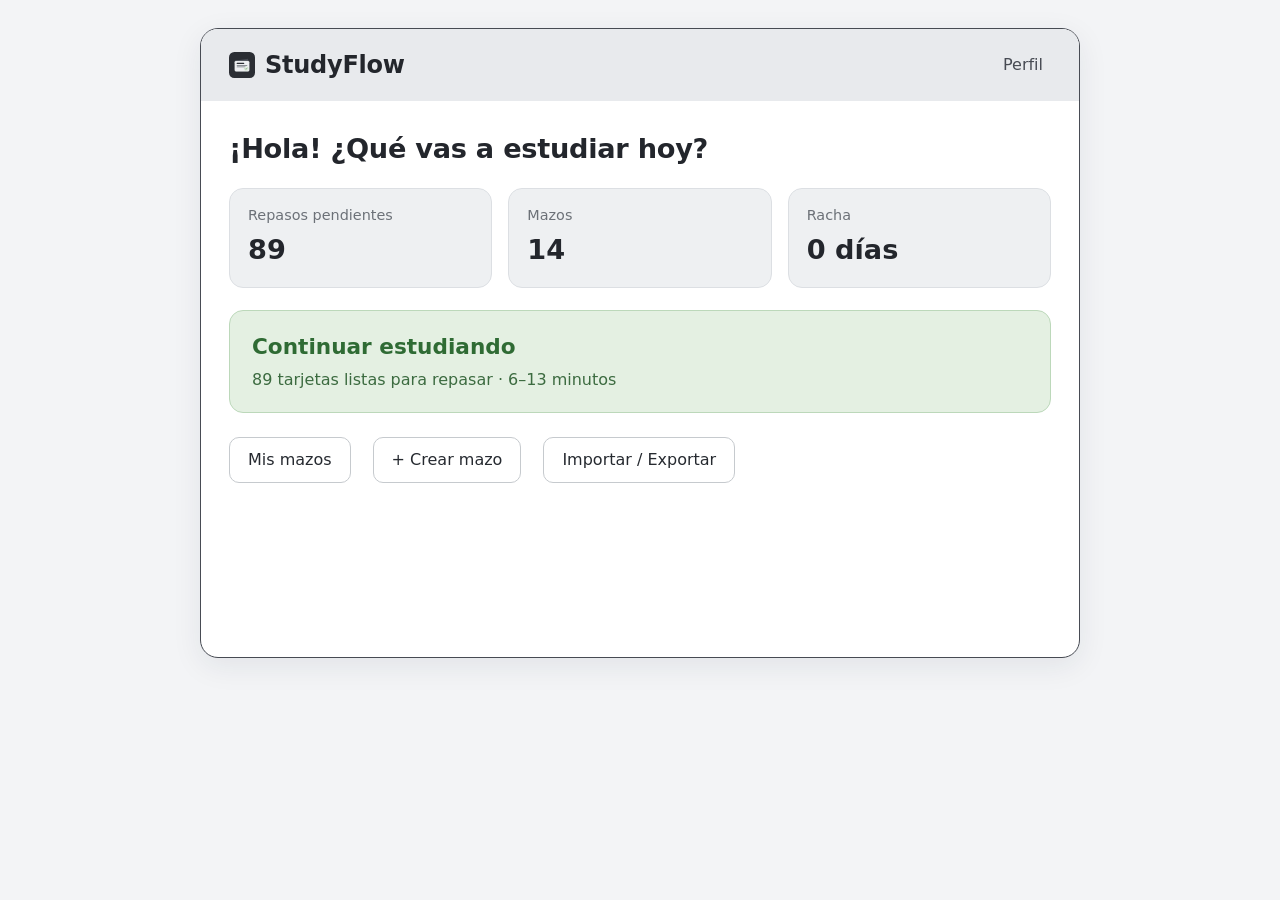
<file: index.html>
<!DOCTYPE html>
<html lang="es">
<head>
  <meta charset="UTF-8" />
  <meta name="viewport" content="width=device-width, initial-scale=1.0, viewport-fit=cover" />
  <meta name="theme-color" content="#e8eaed" />
  <meta name="description" content="StudyFlow: tarjetas de estudio y repaso espaciado para secundaria. Funciona sin conexión." />
  <title>StudyFlow</title>
  <link rel="manifest" href="manifest.webmanifest" />
  <link rel="icon" href="icons/icon.svg" type="image/svg+xml" />
  <link rel="apple-touch-icon" href="icons/icon-192.png" />
  <link rel="stylesheet" href="css/styles.css" />
</head>
<body>
  <div id="app" class="app-shell" aria-live="polite">
    <div class="loading">Cargando StudyFlow…</div>
  </div>
  <div id="toast-root" class="toast-root" aria-live="assertive" aria-atomic="true"></div>
  <dialog id="modal-root" class="modal"></dialog>

  <script type="module" src="js/main.js"></script>
  <noscript>
    <p style="padding:2rem;font-family:system-ui">StudyFlow necesita JavaScript activado para funcionar.</p>
  </noscript>
</body>
</html>
</file>
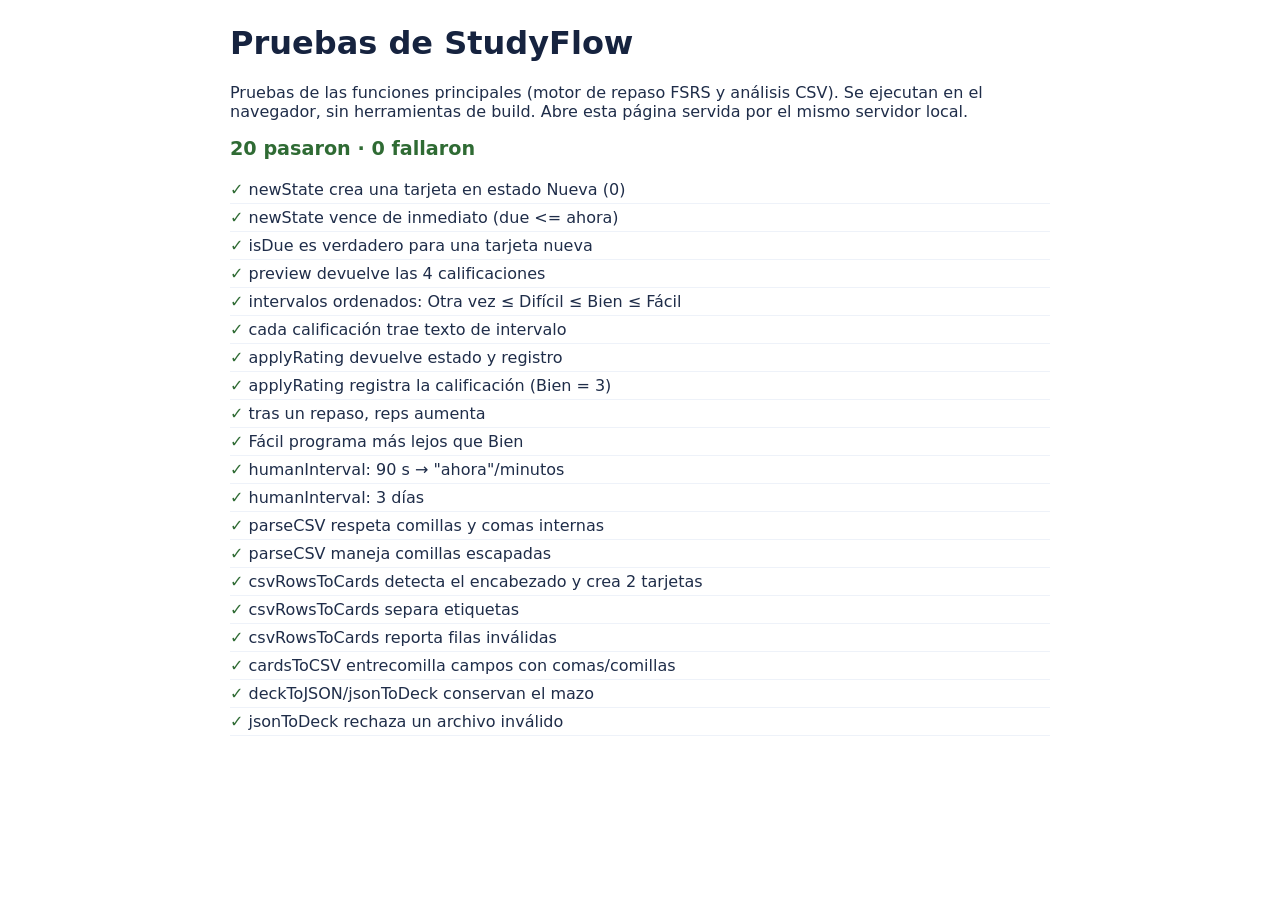
<file: tests.html>
<!DOCTYPE html>
<html lang="es">
<head>
  <meta charset="UTF-8" />
  <meta name="viewport" content="width=device-width, initial-scale=1.0" />
  <title>Pruebas · StudyFlow</title>
  <style>
    body { font-family: system-ui, "Segoe UI", sans-serif; max-width: 820px; margin: 24px auto; padding: 0 16px; color: #1f2d49; }
    h1 { color: #16233f; }
    .pass { color: #2f6b34; } .fail { color: #a32424; font-weight: 700; }
    .case { padding: 4px 0; border-bottom: 1px solid #eef2f9; }
    #summary { font-size: 1.2rem; font-weight: 700; margin: 16px 0; }
    code { background:#eef2f9; padding:1px 5px; border-radius:4px; }
  </style>
</head>
<body>
  <h1>Pruebas de StudyFlow</h1>
  <p>Pruebas de las funciones principales (motor de repaso FSRS y análisis CSV).
     Se ejecutan en el navegador, sin herramientas de build. Abre esta página servida por el mismo servidor local.</p>
  <div id="summary">Ejecutando…</div>
  <div id="results"></div>

  <script type="module">
    import * as sched from './js/domain/scheduler.js';
    import { parseCSV, csvRowsToCards, cardsToCSV, jsonToDeck, deckToJSON } from './js/domain/csv.js';

    const results = document.getElementById('results');
    let passed = 0, failed = 0;

    function check(name, cond) {
      const ok = !!cond;
      ok ? passed++ : failed++;
      const div = document.createElement('div');
      div.className = 'case';
      div.innerHTML = `<span class="${ok ? 'pass' : 'fail'}">${ok ? '✓' : '✗'}</span> ${name}`;
      results.appendChild(div);
      if (!ok) console.error('FALLO:', name);
    }

    // ---- Scheduler / FSRS ----
    const now = new Date();
    const s0 = sched.newState(now);
    check('newState crea una tarjeta en estado Nueva (0)', s0.state === 0);
    check('newState vence de inmediato (due <= ahora)', new Date(s0.due).getTime() <= now.getTime() + 1000);
    check('isDue es verdadero para una tarjeta nueva', sched.isDue(s0, now) === true);

    const prev = sched.preview(s0, now);
    const keys = [sched.RATING.AGAIN, sched.RATING.HARD, sched.RATING.GOOD, sched.RATING.EASY];
    check('preview devuelve las 4 calificaciones', keys.every(k => prev[k] && prev[k].due));
    const d = keys.map(k => new Date(prev[k].due).getTime());
    check('intervalos ordenados: Otra vez ≤ Difícil ≤ Bien ≤ Fácil', d[0] <= d[1] && d[1] <= d[2] && d[2] <= d[3]);
    check('cada calificación trae texto de intervalo', keys.every(k => typeof prev[k].intervalText === 'string' && prev[k].intervalText.length));

    const r = sched.applyRating(s0, sched.RATING.GOOD, now);
    check('applyRating devuelve estado y registro', r.state && r.log);
    check('applyRating registra la calificación (Bien = 3)', r.log.rating === sched.RATING.GOOD);
    check('tras un repaso, reps aumenta', r.state.reps >= 1);
    const rEasy = sched.applyRating(s0, sched.RATING.EASY, now);
    check('Fácil programa más lejos que Bien', new Date(rEasy.state.due).getTime() >= new Date(r.state.due).getTime());

    check('humanInterval: 90 s → "ahora"/minutos', /ahora|min/.test(sched.humanInterval(now, new Date(now.getTime() + 90000))));
    check('humanInterval: 3 días', sched.humanInterval(now, new Date(now.getTime() + 3 * 86400000)) === '3 días');

    // ---- CSV ----
    const csv = 'pregunta,respuesta,etiquetas\n"¿2+2?","4","mates; básico"\nHola,"Dice ""hola"""\n';
    const rows = parseCSV(csv);
    check('parseCSV respeta comillas y comas internas', rows.length === 3 && rows[1][2] === 'mates; básico');
    check('parseCSV maneja comillas escapadas', rows[2][1] === 'Dice "hola"');

    const { cards, errors } = csvRowsToCards(rows);
    check('csvRowsToCards detecta el encabezado y crea 2 tarjetas', cards.length === 2);
    check('csvRowsToCards separa etiquetas', cards[0].tags.length === 2 && cards[0].tags[0] === 'mates');

    const bad = csvRowsToCards(parseCSV('pregunta,respuesta\nSoloPregunta,\n'));
    check('csvRowsToCards reporta filas inválidas', bad.errors.length >= 1 && bad.cards.length === 0);

    const out = cardsToCSV([{ front: 'a,b', back: 'c"d', tags: ['x', 'y'] }]);
    check('cardsToCSV entrecomilla campos con comas/comillas', out.includes('"a,b"') && out.includes('"c""d"'));

    // ---- JSON de mazo ----
    const j = deckToJSON({ name: 'M', subject: 'Mate', grade: 1, description: '', shareCode: 'ABC123' },
                         [{ front: 'p', back: 'r', tags: [] }]);
    const back = jsonToDeck(j);
    check('deckToJSON/jsonToDeck conservan el mazo', back.deck.name === 'M' && back.cards.length === 1);
    let threw = false;
    try { jsonToDeck({ foo: 1 }); } catch { threw = true; }
    check('jsonToDeck rechaza un archivo inválido', threw);

    // ---- Resumen ----
    const summary = document.getElementById('summary');
    summary.textContent = `${passed} pasaron · ${failed} fallaron`;
    summary.className = failed ? 'fail' : 'pass';
    console.log(`Pruebas StudyFlow: ${passed} pasaron, ${failed} fallaron`);
  </script>
</body>
</html>
</file>
<file: css/styles.css>
/* ============================================================
   StudyFlow — hoja de estilos
   Diseño basado en los wireframes: encabezado azul claro,
   títulos azul marino, acento verde, tarjetas redondeadas.
   Sin dependencias externas. Accesible y adaptable a móvil.
   ============================================================ */

:root {
  --navy:        #23262c;
  --navy-soft:   #474b53;
  --ink:         #262a30;
  --muted:       #6c7178;
  --muted-2:     #8a9099;

  --bg:          #f3f4f6;
  --surface:     #ffffff;
  --header-bg:   #e8eaed;
  --panel-bg:    #eef0f2;
  --panel-br:    #dcdfe3;
  --field-br:    #c6cace;

  --accent:      #2f6b34;   /* verde texto */
  --accent-bg:   #e4f0e2;   /* verde fondo */
  --accent-br:   #bcd8ba;   /* verde borde */

  --danger:      #a32424;
  --danger-bg:   #fbe9e9;
  --danger-br:   #e7bcbc;

  --again:       #b14a3b;
  --hard:        #9a6a1f;
  --good:        #2f6b34;
  --easy:        #41464e;

  --radius:      14px;
  --radius-lg:   18px;
  --shadow:      0 8px 30px rgba(22, 35, 63, 0.08);
  --shadow-sm:   0 2px 8px rgba(22, 35, 63, 0.06);

  --maxw:        880px;
  --font: "Segoe UI", system-ui, -apple-system, Roboto, "Helvetica Neue", Arial, sans-serif;
}

* { box-sizing: border-box; }
html, body { margin: 0; padding: 0; }

body {
  font-family: var(--font);
  color: var(--ink);
  background: var(--bg);
  line-height: 1.5;
  -webkit-font-smoothing: antialiased;
  padding: clamp(0px, 3vw, 28px) 16px 48px;
}

/* ---------- Contenedor principal (la "tarjeta" grande) ---------- */
.app-shell {
  max-width: var(--maxw);
  margin: 0 auto;
  background: var(--surface);
  border: 1.5px solid var(--navy-soft);
  border-radius: var(--radius-lg);
  box-shadow: var(--shadow);
  overflow: hidden;
  min-height: 70vh;
}

.loading { padding: 3rem; color: var(--muted); text-align: center; }

/* ---------- Encabezado ---------- */
.topbar {
  display: flex;
  align-items: center;
  justify-content: space-between;
  gap: 1rem;
  background: var(--header-bg);
  padding: 18px 28px;
}
.brand {
  font-size: 1.5rem;
  font-weight: 800;
  color: var(--navy);
  letter-spacing: -0.01em;
  text-decoration: none;
  display: inline-flex;
  align-items: center;
  gap: 10px;
}
.brand .logo { width: 26px; height: 26px; }
.topbar-right { display: flex; align-items: center; gap: 18px; }
.topbar-link {
  color: var(--navy-soft);
  text-decoration: none;
  font-size: 1rem;
  border-radius: 8px;
  padding: 4px 8px;
}
.topbar-link:hover { background: rgba(22,35,63,.06); }

/* ---------- Área de contenido ---------- */
.content { padding: 26px 28px 30px; }
@media (max-width: 560px) {
  .topbar { padding: 14px 18px; }
  .content { padding: 20px 18px 24px; }
  .brand { font-size: 1.3rem; }
}

h1.page-title {
  font-size: 1.7rem;
  font-weight: 800;
  color: var(--navy);
  margin: 2px 0 18px;
  letter-spacing: -0.01em;
}
h2 { color: var(--navy); font-weight: 700; }
.breadcrumb { color: var(--muted-2); font-size: 1.05rem; margin: 0 0 16px; }
.breadcrumb a { color: var(--muted); text-decoration: none; }
.breadcrumb a:hover { text-decoration: underline; }

/* ---------- Tarjetas de estadística ---------- */
.stat-grid {
  display: grid;
  grid-template-columns: repeat(3, 1fr);
  gap: 16px;
  margin-bottom: 22px;
}
@media (max-width: 560px) { .stat-grid { grid-template-columns: 1fr; gap: 10px; } }
.stat {
  background: var(--panel-bg);
  border: 1px solid var(--panel-br);
  border-radius: var(--radius);
  padding: 16px 18px;
}
.stat .label { color: var(--muted); font-size: .9rem; }
.stat .value { color: var(--navy); font-size: 1.7rem; font-weight: 800; margin-top: 4px; }

/* ---------- CTA grande (Continuar estudiando) ---------- */
.cta {
  display: block;
  width: 100%;
  text-align: left;
  background: var(--accent-bg);
  border: 1px solid var(--accent-br);
  border-radius: var(--radius);
  padding: 20px 22px;
  cursor: pointer;
  transition: transform .06s ease, box-shadow .15s ease;
  text-decoration: none;
}
.cta:hover { box-shadow: var(--shadow-sm); }
.cta:active { transform: translateY(1px); }
.cta .cta-title { color: var(--accent); font-size: 1.35rem; font-weight: 800; }
.cta .cta-sub { color: #3c6b40; margin-top: 4px; }
.cta.is-empty { background: var(--panel-bg); border-color: var(--panel-br); }
.cta.is-empty .cta-title { color: var(--navy); }
.cta.is-empty .cta-sub { color: var(--muted); }

/* ---------- Barra de acciones de pie ---------- */
.actions-row {
  display: flex;
  flex-wrap: wrap;
  gap: 22px;
  align-items: center;
  margin-top: 24px;
}
.actions-row.spread { justify-content: space-between; }

/* ---------- Botones ---------- */
.btn {
  font: inherit;
  cursor: pointer;
  border-radius: 10px;
  border: 1px solid var(--field-br);
  background: var(--surface);
  color: var(--ink);
  padding: 10px 18px;
  text-decoration: none;
  display: inline-block;
  transition: background .12s ease, border-color .12s ease, transform .05s ease;
}
.btn:hover { background: #f3f6fc; }
.btn:active { transform: translateY(1px); }
.btn:focus-visible { outline: 3px solid #b4b8bf; outline-offset: 2px; }
.btn-primary {
  background: var(--accent-bg);
  border-color: var(--accent-br);
  color: var(--accent);
  font-weight: 700;
}
.btn-primary:hover { background: #d8ead5; }
.btn-danger { background: var(--danger-bg); border-color: var(--danger-br); color: var(--danger); }
.btn-ghost { border-color: transparent; background: transparent; color: var(--navy-soft); padding: 8px 10px; }
.btn-ghost:hover { background: rgba(22,35,63,.06); }
.btn-lg { padding: 13px 26px; font-size: 1.05rem; }
.btn[disabled] { opacity: .5; cursor: not-allowed; }
.link-btn {
  background: none; border: none; color: var(--easy);
  cursor: pointer; font: inherit; padding: 0; text-decoration: none;
}
.link-btn:hover { text-decoration: underline; }

/* ---------- Formularios ---------- */
.field { margin-bottom: 18px; }
.field > label { display: block; color: var(--ink); font-size: 1.05rem; margin-bottom: 7px; }
.input, .textarea, select.input {
  width: 100%;
  font: inherit;
  color: var(--ink);
  background: var(--surface);
  border: 1.5px solid var(--field-br);
  border-radius: 10px;
  padding: 12px 14px;
}
.textarea { min-height: 84px; resize: vertical; }
.input:focus, .textarea:focus, select.input:focus {
  outline: none; border-color: #9aa0a8; box-shadow: 0 0 0 3px rgba(130,135,145,.25);
}
.field .hint { color: var(--muted); font-size: .85rem; margin-top: 6px; }
.field .error-text { color: var(--danger); font-size: .9rem; margin-top: 6px; }
.input.invalid, .textarea.invalid { border-color: var(--danger-br); }

/* ---------- Listas de mazos / tarjetas ---------- */
.list { display: grid; gap: 12px; margin: 6px 0 4px; }
.deck-item, .card-item {
  display: flex; align-items: center; justify-content: space-between; gap: 12px;
  background: var(--surface);
  border: 1px solid var(--panel-br);
  border-radius: var(--radius);
  padding: 15px 18px;
}
.deck-item:hover, .card-item:hover { box-shadow: var(--shadow-sm); }
.deck-item .main, .card-item .main { min-width: 0; flex: 1; cursor: pointer; }
.deck-item .title { color: var(--navy); font-weight: 700; font-size: 1.1rem; }
.deck-item .meta, .card-item .meta { color: var(--muted); font-size: .9rem; margin-top: 3px; }
.card-item .front { color: var(--ink); font-weight: 600; }
.card-item .back { color: var(--muted); margin-top: 3px; font-size: .95rem;
  overflow: hidden; text-overflow: ellipsis; white-space: nowrap; }
.row-actions { display: flex; gap: 6px; flex-shrink: 0; }

.pill {
  display: inline-block; font-size: .78rem; font-weight: 600;
  padding: 2px 9px; border-radius: 999px; margin-left: 6px; vertical-align: middle;
}
.pill.grade { background: #e4e6ea; color: #4a4f58; }
.pill.due { background: var(--accent-bg); color: var(--accent); }
.pill.seed { background: #f0ecdd; color: #7a6a2a; }
.tag { display:inline-block; background:#eef2f9; color:var(--muted); border-radius:6px;
  padding:1px 7px; font-size:.78rem; margin:0 4px 4px 0; }

/* ---------- Estado vacío ---------- */
.empty {
  text-align: center; color: var(--muted);
  border: 1px dashed var(--field-br); border-radius: var(--radius);
  padding: 34px 20px; background: #fbfcfe;
}
.empty h3 { color: var(--navy); margin: 0 0 6px; }

/* ---------- Sesión de estudio ---------- */
.study-wrap { max-width: 760px; margin: 0 auto; }
.flashcard {
  border: 1.5px solid var(--field-br);
  border-radius: var(--radius-lg);
  background: #fbfcff;
  padding: 44px 28px;
  min-height: 230px;
  display: flex; flex-direction: column; justify-content: center; align-items: center;
  text-align: center;
}
.flashcard .q { color: var(--navy); font-size: 1.6rem; font-weight: 700; }
.flashcard .divider { width: 60%; height: 1px; background: var(--panel-br); margin: 22px 0; }
.flashcard .a { color: var(--ink); font-size: 1.3rem; }
.reveal-btn { margin-top: 26px; }
@media (max-width: 560px) {
  .flashcard { padding: 30px 18px; }
  .flashcard .q { font-size: 1.3rem; }
}

.rating-row {
  display: grid; grid-template-columns: repeat(4, 1fr);
  gap: 10px; margin-top: 22px;
}
.rating-btn {
  border: 1px solid var(--field-br); background: var(--surface);
  border-radius: 12px; padding: 14px 8px; cursor: pointer; font: inherit;
  display: flex; flex-direction: column; align-items: center; gap: 3px;
}
.rating-btn:hover { background: #f3f6fc; }
.rating-btn:focus-visible { outline: 3px solid #b4b8bf; outline-offset: 2px; }
.rating-btn .r-label { font-weight: 700; }
.rating-btn .r-when { font-size: .8rem; color: var(--muted); }
.rating-btn.again .r-label { color: var(--again); }
.rating-btn.hard  .r-label { color: var(--hard); }
.rating-btn.good  .r-label { color: var(--good); }
.rating-btn.easy  .r-label { color: var(--easy); }
@media (max-width: 560px) { .rating-row { grid-template-columns: repeat(2, 1fr); } }

.session-foot { text-align: center; color: var(--muted-2); font-size: .9rem; margin-top: 16px; }
.progress-bar { height: 6px; background: var(--panel-bg); border-radius: 999px; margin-bottom: 18px; overflow: hidden; }
.progress-bar > span { display:block; height:100%; background: var(--accent-br); transition: width .2s ease; }

/* ---------- Toast ---------- */
.toast-root {
  position: fixed; left: 0; right: 0; bottom: 20px;
  display: flex; flex-direction: column; align-items: center; gap: 8px;
  pointer-events: none; z-index: 60;
}
.toast {
  background: var(--navy); color: #fff; padding: 11px 18px; border-radius: 10px;
  box-shadow: var(--shadow); font-size: .95rem; max-width: 90vw;
  animation: toast-in .18s ease;
}
.toast.err { background: var(--danger); }
.toast.ok  { background: #275e2c; }
@keyframes toast-in { from { opacity: 0; transform: translateY(8px);} to {opacity:1;transform:none;} }

/* ---------- Modal ---------- */
.modal { border: none; border-radius: var(--radius-lg); padding: 0; max-width: 460px; width: 92vw;
  box-shadow: var(--shadow); color: var(--ink); }
.modal::backdrop { background: rgba(22,35,63,.4); }
.modal .modal-body { padding: 24px 24px 20px; }
.modal h3 { color: var(--navy); margin: 0 0 10px; }
.modal p { color: var(--muted); margin: 0 0 18px; }
.modal .modal-actions { display: flex; justify-content: flex-end; gap: 10px; }

/* ---------- Varios ---------- */
.muted { color: var(--muted); }
.spacer { flex: 1; }
.subject-head { display:flex; align-items:center; gap:10px; margin: 20px 0 10px; }
.subject-head h2 { font-size: 1.15rem; margin: 0; }
.subject-head .count { color: var(--muted); font-size:.9rem; }
.notice { background: var(--panel-bg); border:1px solid var(--panel-br); border-radius:12px;
  padding: 14px 16px; color: var(--muted); font-size:.92rem; margin: 12px 0; }
.sr-only { position:absolute; width:1px; height:1px; padding:0; margin:-1px; overflow:hidden;
  clip:rect(0,0,0,0); white-space:nowrap; border:0; }

/* ---------- Modo oscuro (ligero, no retrasa lo básico) ---------- */
@media (prefers-color-scheme: dark) {
  :root {
    --navy:#e6e8ec; --navy-soft:#b9bdc4; --ink:#e7e9ed; --muted:#9ba0a8; --muted-2:#868b93;
    --bg:#121316; --surface:#1b1d21; --header-bg:#222429; --panel-bg:#202227; --panel-br:#333640;
    --field-br:#3d414b; --accent:#8fd49a; --accent-bg:#1e3326; --accent-br:#2f5438;
    --danger:#f0a3a3; --danger-bg:#3a1f1f; --danger-br:#5a3030;
    --shadow:0 8px 30px rgba(0,0,0,.4); --shadow-sm:0 2px 8px rgba(0,0,0,.35);
  }
  .btn:hover { background:#24262b; }
  .flashcard { background:#141d30; }
  .empty { background:#141d30; }
}
</file>
